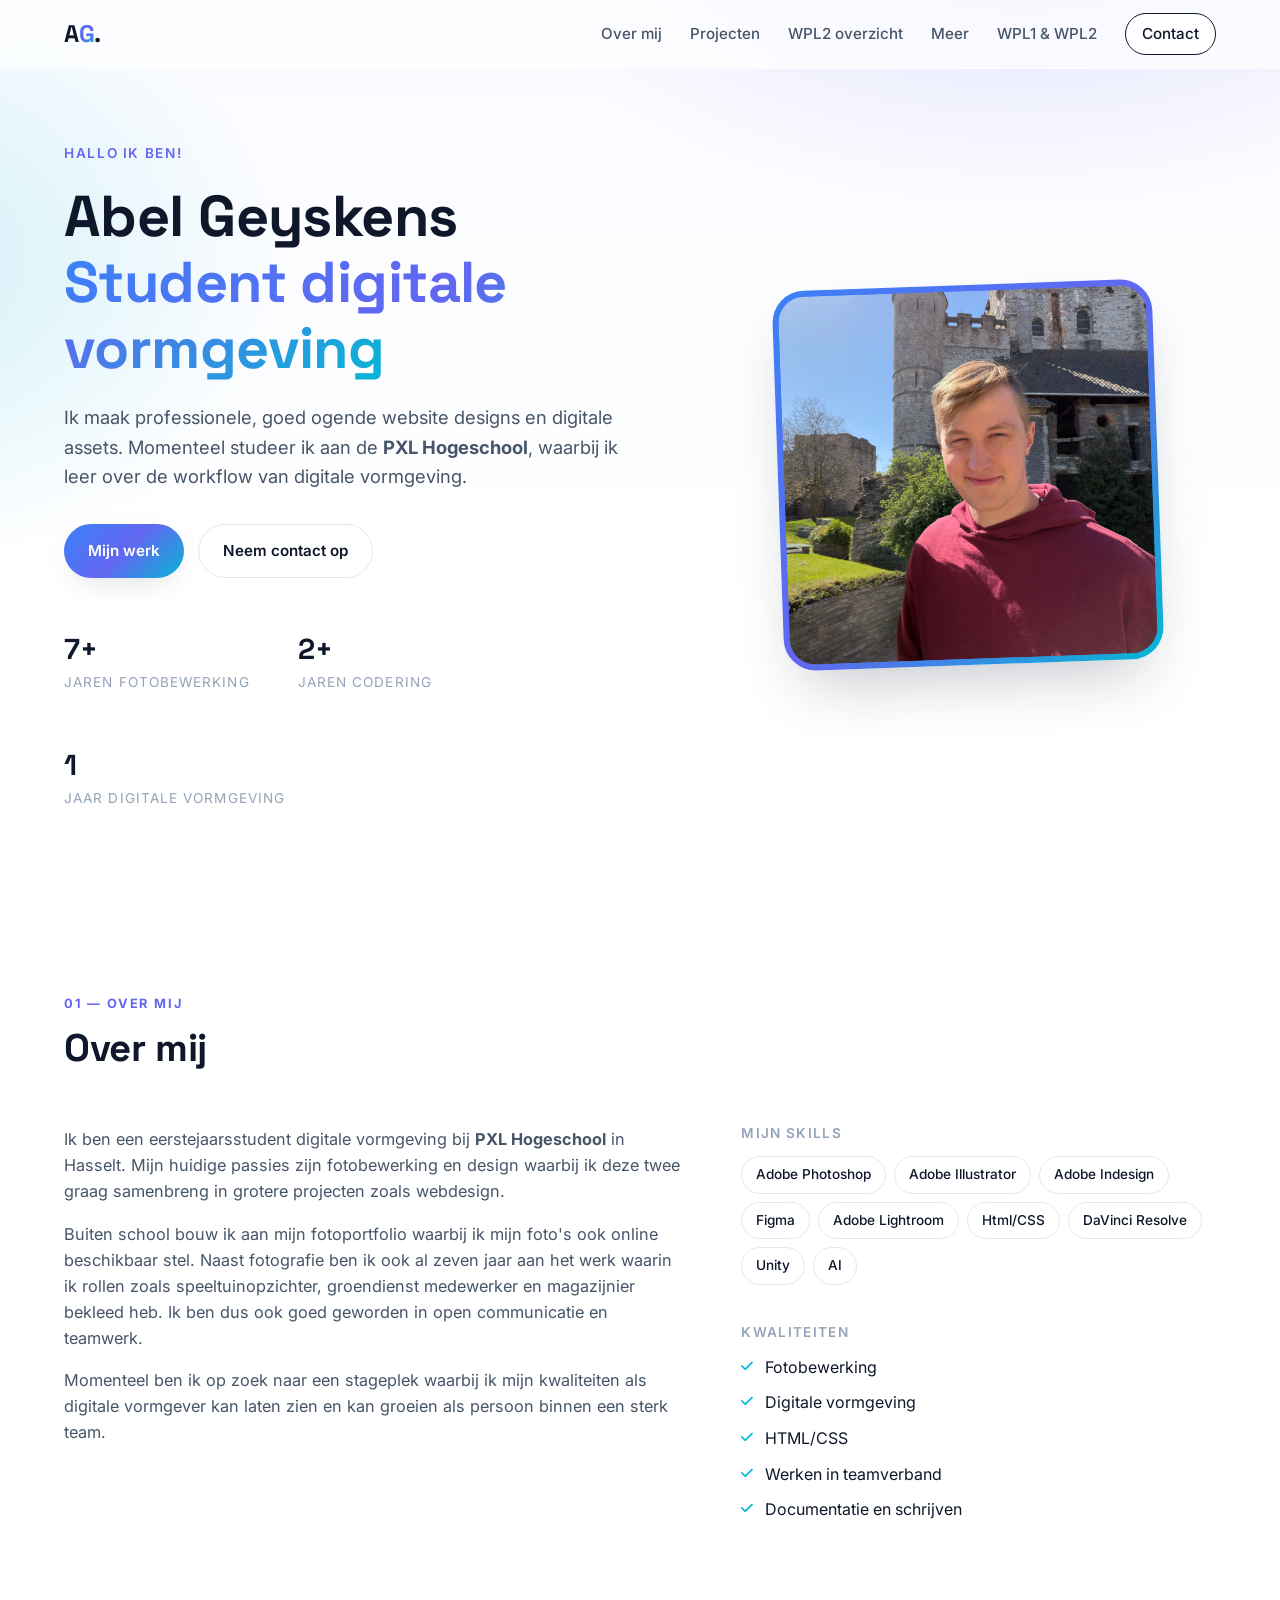
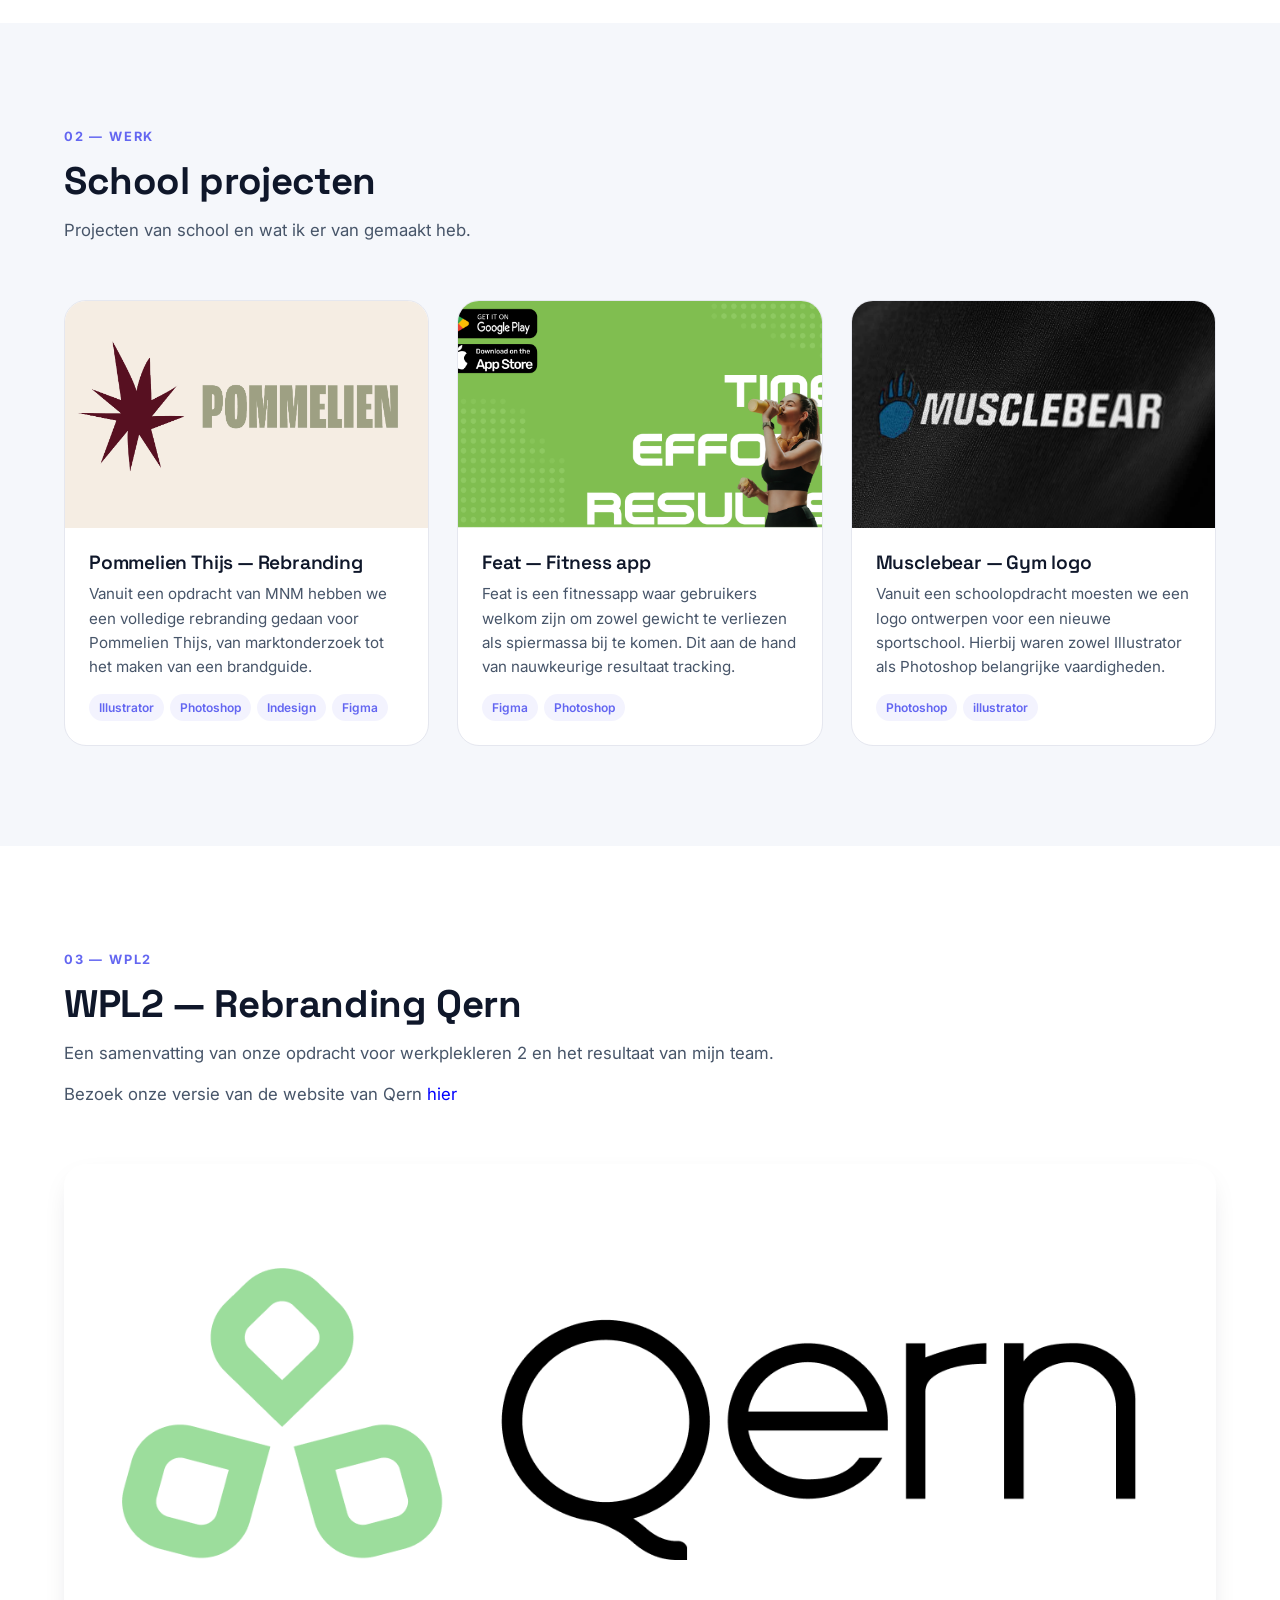
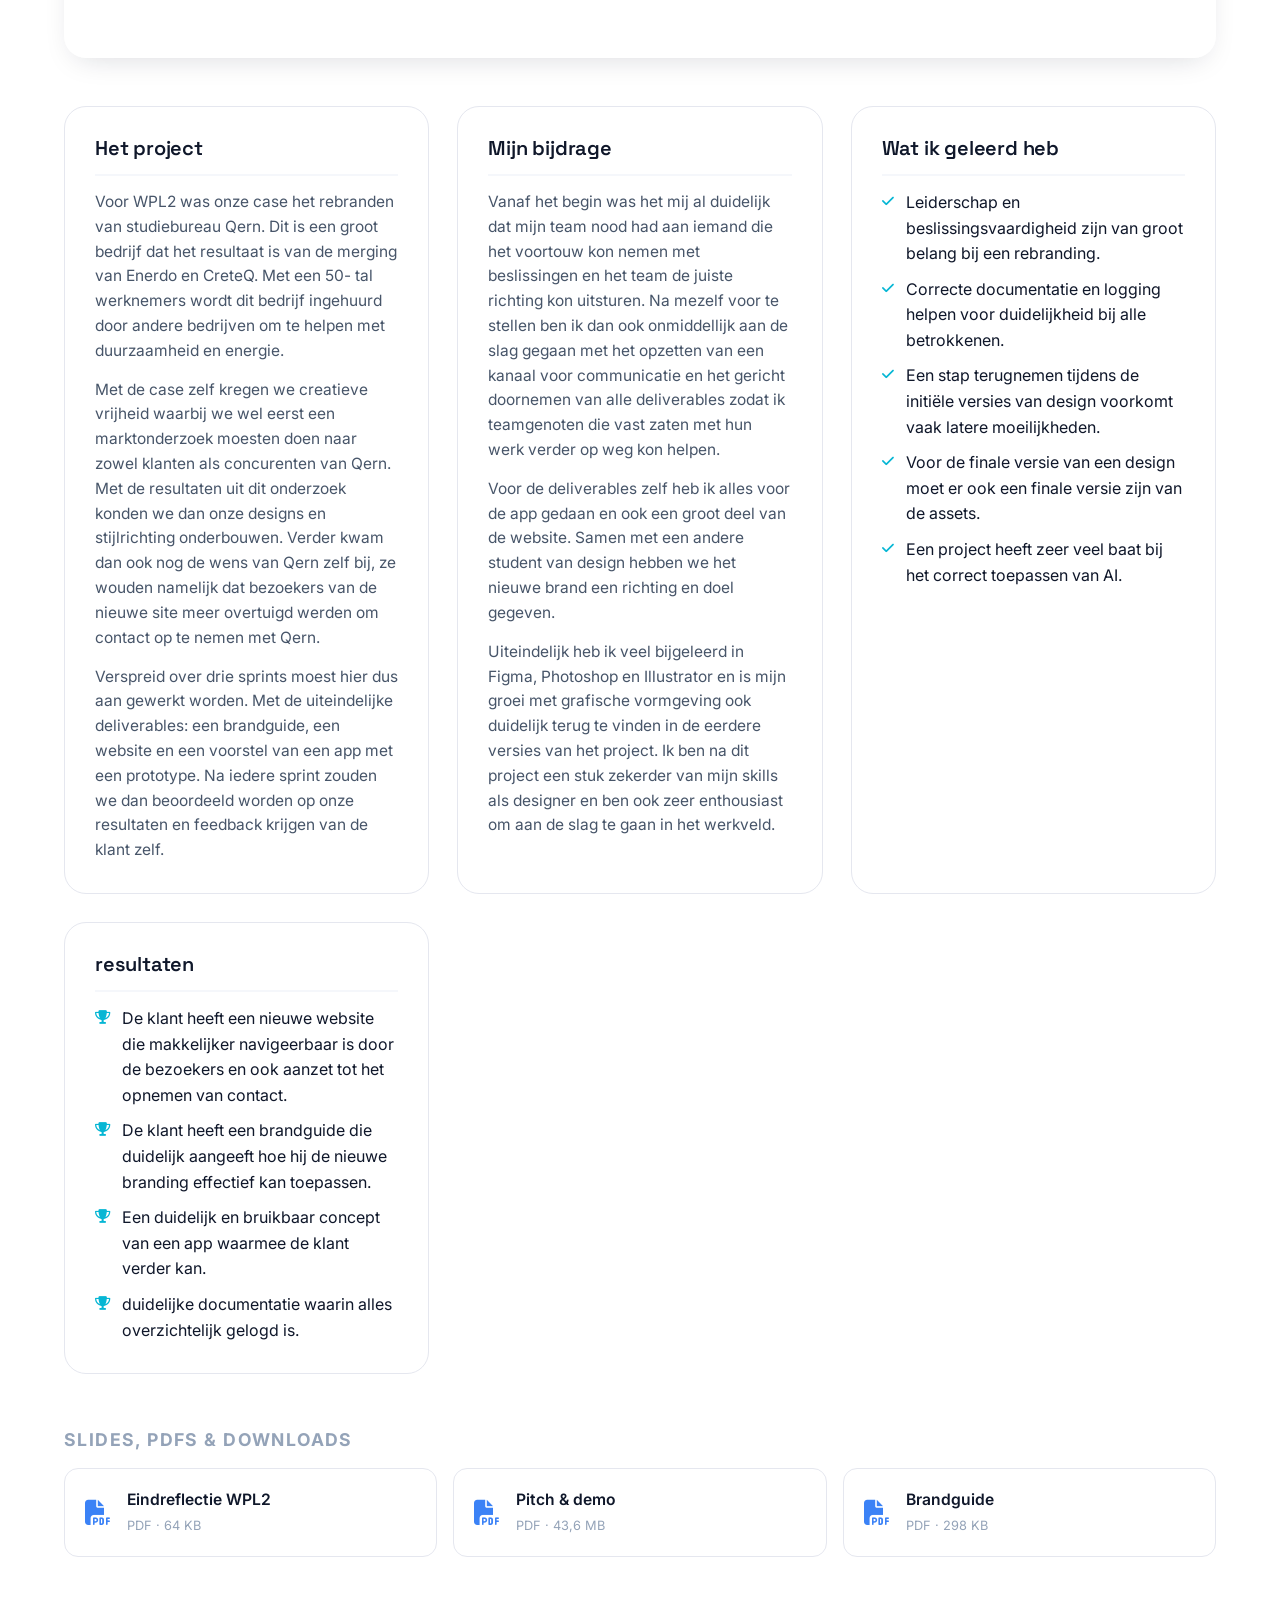
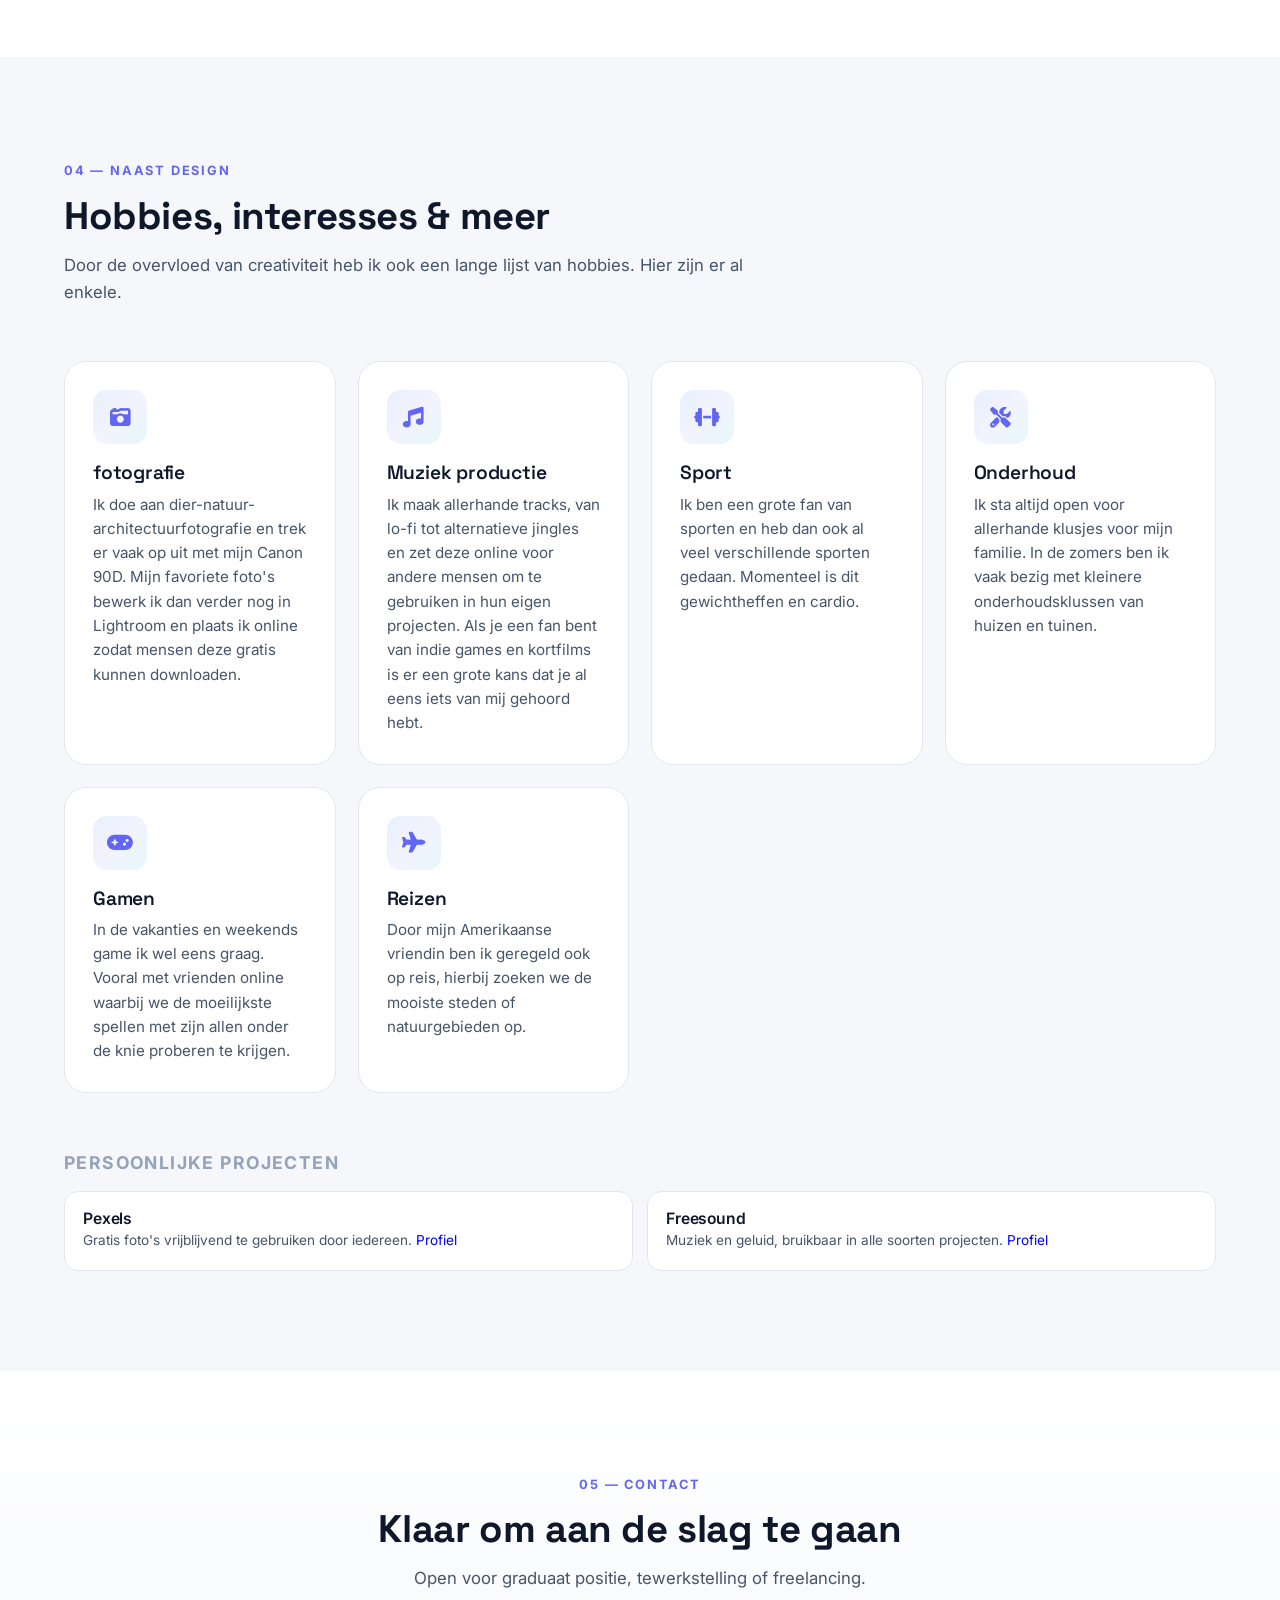
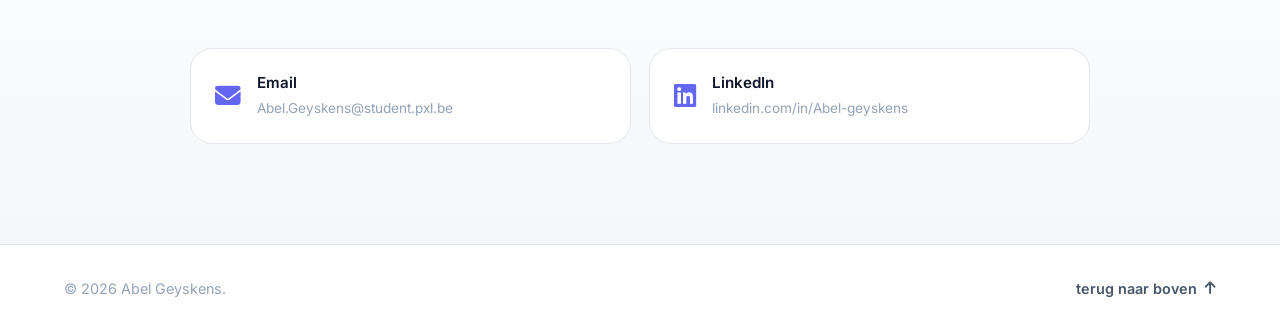
<file: index.html>
<!DOCTYPE html>
<html lang="en">
<head>
<meta charset="UTF-8" />
<meta name="viewport" content="width=device-width, initial-scale=1.0" />
<title>Abel Geyskens - Portfolio website</title>
<meta name="description" content="Persoonlijke portfolio van Abel Geyskens — Student digitale vormgeving op PXL. projecten, WPL1 & WPL2 deliverables, skills en interesses." />
<link rel="stylesheet" href="css/styles.css" />
<link rel="preconnect" href="https://fonts.googleapis.com">
<link rel="preconnect" href="https://fonts.gstatic.com" crossorigin>
<link href="https://fonts.googleapis.com/css2?family=Inter:wght@300;400;500;600;700;800&family=Space+Grotesk:wght@500;600;700&display=swap" rel="stylesheet">
<link rel="stylesheet" href="https://cdnjs.cloudflare.com/ajax/libs/font-awesome/6.5.0/css/all.min.css">
</head>
<body>

<header class="navbar" id="navbar">
  <div class="container nav-inner">
    <a href="#home" class="logo">A<span>G</span>.</a>
    <button class="nav-toggle" id="navToggle" aria-label="Toggle navigation"><i class="fa-solid fa-bars"></i></button>
    <nav class="nav-links" id="navLinks">
      <a href="#about">Over mij</a>
      <a href="#projects">Projecten</a>
      <a href="#wpl2">WPL2 overzicht</a>
      <a href="#free">Meer</a>
      <a href="wpl.html">WPL1 &amp; WPL2</a>
      <a href="#contact" class="btn-ghost">Contact</a>
    </nav>
  </div>
</header>

<!-- HERO -->
<section class="hero" id="home">
  <div class="hero-bg"></div>
  <div class="container hero-inner">
    <div class="hero-text">
      <span class="eyebrow">Hallo ik ben!</span>
      <h1>Abel Geyskens<br><span class="grad">Student digitale vormgeving</span></h1>
      <p class="lead">Ik maak professionele, goed ogende website designs en digitale assets. Momenteel studeer ik aan de <strong>PXL Hogeschool</strong>, waarbij ik leer over de workflow van digitale vormgeving.</p>
      <div class="hero-cta">
        <a href="#projects" class="btn btn-primary">Mijn werk</a>
        <a href="#contact" class="btn btn-ghost">Neem contact op</a>
      </div>
      <div class="hero-stats">
        <div><strong>7+</strong><span>Jaren fotobewerking</span></div>
        <div><strong>2+</strong><span>Jaren codering </span></div>
        <div><strong>1</strong><span>Jaar digitale vormgeving</span></div>
      </div>
    </div>
    <div class="hero-image">
      <div class="profile-frame">
        <img src="images/head2.png" alt="Foto Abel Geyskens" />
      </div>
    </div>
  </div>
</section>

<!-- ABOUT -->
<section class="section" id="about">
  <div class="container">
    <div class="section-head">
      <span class="kicker">01 — Over mij</span>
      <h2>Over mij</h2>
    </div>
    <div class="about-grid">
      <div class="about-text">
        <p>Ik ben een eerstejaarsstudent digitale vormgeving bij <strong>PXL Hogeschool</strong> in Hasselt. Mijn huidige passies zijn fotobewerking en design waarbij ik deze twee graag samenbreng in grotere projecten zoals webdesign.</p>
        <p>Buiten school bouw ik aan mijn fotoportfolio waarbij ik mijn foto's ook online beschikbaar stel. Naast fotografie ben ik ook al zeven jaar aan het werk waarin ik rollen zoals speeltuinopzichter, groendienst medewerker en magazijnier bekleed heb. Ik ben dus ook goed geworden in open communicatie en teamwerk.</p>
        <p>Momenteel ben ik op zoek naar een stageplek waarbij ik mijn kwaliteiten als digitale vormgever kan laten zien en kan groeien als persoon binnen een sterk team.</p>
      </div>
      <div class="skills">
        <h3>Mijn Skills</h3>
        <div class="chips">
          <span>Adobe Photoshop</span><span>Adobe Illustrator</span><span>Adobe Indesign</span><span>Figma</span><span>Adobe Lightroom</span>
          <span>Html/CSS</span><span>DaVinci Resolve</span><span>Unity</span><span>AI</span>
        </div>
        <h3>Kwaliteiten</h3>
        <ul class="check-list">
          <li><i class="fa-solid fa-check"></i> Fotobewerking</li>
          <li><i class="fa-solid fa-check"></i> Digitale vormgeving</li>
          <li><i class="fa-solid fa-check"></i> HTML/CSS</li>
          <li><i class="fa-solid fa-check"></i> Werken in teamverband</li>
          <li><i class="fa-solid fa-check"></i> Documentatie en schrijven</li>
        </ul>
      </div>
    </div>
  </div>
</section>

<!-- PROJECTS -->
<section class="section section-alt" id="projects">
  <div class="container">
    <div class="section-head">
      <span class="kicker">02 — Werk</span>
      <h2>School projecten</h2>
      <p class="sub">Projecten van school en wat ik er van gemaakt heb.</p>
    </div>
    <div class="projects-grid">
      <article class="project-card">
        <div class="project-img"><img src="images/project1.png" alt="Analytics Dashboard" loading="lazy"></div>
        <div class="project-body">
          <h3>Pommelien Thijs — Rebranding</h3>
          <p>Vanuit een opdracht van MNM hebben we een volledige rebranding gedaan voor Pommelien Thijs, van marktonderzoek tot het maken van een brandguide.</p>
          <div class="tech"><span>Illustrator</span><span>Photoshop</span><span>Indesign</span><span>Figma</span></div>
        </div>
      </article>
      <article class="project-card">
        <div class="project-img"><img src="images/project2.png" alt="E-commerce platform" loading="lazy"></div>
        <div class="project-body">
          <h3>Feat — Fitness app</h3>
          <p>Feat is een fitnessapp waar gebruikers welkom zijn om zowel gewicht te verliezen als spiermassa bij te komen. Dit aan de hand van nauwkeurige resultaat tracking.</p>
          <div class="tech"><span>Figma</span><span>Photoshop</span></div>
        </div>
      </article>
      <article class="project-card">
        <div class="project-img"><img src="images/project3.png" alt="Fitness tracking app" loading="lazy"></div>
        <div class="project-body">
          <h3>Musclebear — Gym logo</h3>
          <p>Vanuit een schoolopdracht moesten we een logo ontwerpen voor een nieuwe sportschool. Hierbij waren zowel Illustrator als Photoshop belangrijke vaardigheden.</p>
          <div class="tech"><span>Photoshop</span><span>illustrator</span></div>
        </div>
      </article>
    </div>
  </div>
</section>

<!-- WPL2 CASE STUDY -->
<section class="section" id="wpl2">
  <div class="container">
    <div class="section-head">
      <span class="kicker">03 — WPL2</span>
      <h2>WPL2 — Rebranding Qern</h2>
      <p class="sub">Een samenvatting van onze opdracht voor werkplekleren 2 en het resultaat van mijn team.</p>
      <p class="sub">
        Bezoek onze versie van de website van Qern
        <a href="https://group11projectqern.netlify.app/" target="_blank" rel="noopener noreferrer" style="color: blue;">
          hier
        </a>
      </p>
    </div>

    <div class="wpl2-cover">
      <img src="images/wpl2-cover.png" alt="Internship workplace" loading="lazy">
    </div>

    <div class="case-grid">
      <div class="case-block">
        <h3>Het project</h3>
        <p>Voor WPL2 was onze case het rebranden van studiebureau Qern. Dit is een groot bedrijf dat het resultaat is van de merging van Enerdo en CreteQ. Met een 50- tal werknemers wordt dit bedrijf ingehuurd door andere bedrijven om te helpen met duurzaamheid en energie.</p>
        <p>Met de case zelf kregen we creatieve vrijheid waarbij we wel eerst een marktonderzoek moesten doen naar zowel klanten als concurenten van Qern. Met de resultaten uit dit onderzoek konden we dan onze designs en stijlrichting onderbouwen. Verder kwam dan ook nog de wens van Qern zelf bij, ze wouden namelijk dat bezoekers van de nieuwe site meer overtuigd werden om contact op te nemen met Qern.</p>
        <p>Verspreid over drie sprints moest hier dus aan gewerkt worden. Met de uiteindelijke deliverables: een brandguide, een website en een voorstel van een app met een prototype. Na iedere sprint zouden we dan beoordeeld worden op onze resultaten en feedback krijgen van de klant zelf.</p>
      </div>

      <div class="case-block">
        <h3>Mijn bijdrage</h3>
        <p>Vanaf het begin was het mij al duidelijk dat mijn team nood had aan iemand die het voortouw kon nemen met beslissingen en het team de juiste richting kon uitsturen. Na mezelf voor te stellen ben ik dan ook onmiddellijk aan de slag gegaan met het opzetten van een kanaal voor communicatie en het gericht doornemen van alle deliverables zodat ik teamgenoten die vast zaten met hun werk verder op weg kon helpen.</p>
        <p>Voor de deliverables zelf heb ik alles voor de app gedaan en ook een groot deel van de website. Samen met een andere student van design hebben we het nieuwe brand een richting en doel gegeven.</p>
        <p>Uiteindelijk heb ik veel bijgeleerd in Figma, Photoshop en Illustrator en is mijn groei met grafische vormgeving ook duidelijk terug te vinden in de eerdere versies van het project. Ik ben na dit project een stuk zekerder van mijn skills als designer en ben ook zeer enthousiast om aan de slag te gaan in het werkveld.</p>
      </div>

      <div class="case-block">
        <h3>Wat ik geleerd heb</h3>
        <ul class="check-list">
          <li><i class="fa-solid fa-check"></i> Leiderschap en beslissingsvaardigheid zijn van groot belang bij een rebranding.</li>
          <li><i class="fa-solid fa-check"></i> Correcte documentatie en logging helpen voor duidelijkheid bij alle betrokkenen.</li>
          <li><i class="fa-solid fa-check"></i> Een stap terugnemen tijdens de initiële versies van design voorkomt vaak latere moeilijkheden.</li>
          <li><i class="fa-solid fa-check"></i> Voor de finale versie van een design moet er ook een finale versie zijn van de assets.</li>
          <li><i class="fa-solid fa-check"></i> Een project heeft zeer veel baat bij het correct toepassen van AI.</li>
        </ul>
      </div>

      <div class="case-block">
        <h3>resultaten</h3>
        <ul class="check-list">
          <li><i class="fa-solid fa-trophy"></i> De klant heeft een nieuwe website die makkelijker navigeerbaar is door de bezoekers en ook aanzet tot het opnemen van contact.</li>
          <li><i class="fa-solid fa-trophy"></i> De klant heeft een brandguide die duidelijk aangeeft hoe hij de nieuwe branding effectief kan toepassen.</li>
          <li><i class="fa-solid fa-trophy"></i> Een duidelijk en bruikbaar concept van een app waarmee de klant verder kan.</li>
          <li><i class="fa-solid fa-trophy"></i> duidelijke documentatie waarin alles overzichtelijk gelogd is.</li>
        </ul>
      </div>
    </div>

    <div class="deliverables">
      <h3>Slides, PDFs &amp; downloads</h3>
      <div class="download-grid">
        <a class="dl-card" href="downloads/wpl2-reflection.pdf" download>
          <i class="fa-solid fa-file-pdf"></i>
          <span><strong>Eindreflectie WPL2</strong><small>PDF · 64 KB</small></span>
        </a>
        <a class="dl-card" href="downloads/wpl2-presentation.pdf" download>
          <i class="fa-solid fa-file-pdf"></i>
          <span><strong>Pitch & demo</strong><small>PDF · 43,6 MB</small></span>
        </a>
        <a class="dl-card" href="downloads/Brandbook.pdf" download>
          <i class="fa-solid fa-file-pdf"></i>
          <span><strong>Brandguide</strong><small>PDF · 298 KB</small></span>
        </a>
      </div>
    </div>
  </div>
</section>

<!-- FREE SECTION -->
<section class="section section-alt" id="free">
  <div class="container">
    <div class="section-head">
      <span class="kicker">04 — naast design</span>
      <h2>Hobbies, interesses & meer</h2>
      <p class="sub">Door de overvloed van creativiteit heb ik ook een lange lijst van hobbies. Hier zijn er al enkele.</p>
    </div>

    <div class="free-grid">
      <div class="free-card">
        <div class="free-icon"><i class="fa-solid fa-camera-retro"></i></div>
        <h3>fotografie</h3>
        <p>Ik doe aan dier-natuur-architectuurfotografie en trek er vaak op uit met mijn Canon 90D. Mijn favoriete foto's bewerk ik dan verder nog in Lightroom en plaats ik online zodat mensen deze gratis kunnen downloaden.</p>
      </div>
      <div class="free-card">
        <div class="free-icon"><i class="fa-solid fa-music"></i></div>
        <h3>Muziek productie</h3>
        <p>Ik maak allerhande tracks, van lo-fi tot alternatieve jingles en zet deze online voor andere mensen om te gebruiken in hun eigen projecten. Als je een fan bent van indie games en kortfilms is er een grote kans dat je al eens iets van mij gehoord hebt.</p>
      </div>
      <div class="free-card">
        <div class="free-icon"><i class="fa-solid fa-dumbbell"></i></div>
        <h3>Sport</h3>
        <p>Ik ben een grote fan van sporten en heb dan ook al veel verschillende sporten gedaan. Momenteel is dit gewichtheffen en cardio.</p>
      </div>
      <div class="free-card">
        <div class="free-icon"><i class="fa-solid fa-screwdriver-wrench"></i></div>
        <h3>Onderhoud</h3>
        <p>Ik sta altijd open voor allerhande klusjes voor mijn familie. In de zomers ben ik vaak bezig met kleinere onderhoudsklussen van huizen en tuinen.</p>
      </div>
      <div class="free-card">
        <div class="free-icon"><i class="fa-solid fa-gamepad"></i></div>
        <h3>Gamen</h3>
        <p>In de vakanties en weekends game ik wel eens graag. Vooral met vrienden online waarbij we de moeilijkste spellen met zijn allen onder de knie proberen te krijgen.</p>
      </div>
      <div class="free-card">
        <div class="free-icon"><i class="fa-solid fa-plane"></i></div>
        <h3>Reizen</h3>
        <p>Door mijn Amerikaanse vriendin ben ik geregeld ook op reis, hierbij zoeken we de mooiste steden of natuurgebieden op.</p>
      </div>
    </div>

    <div class="extra-projects">
      <h3>Persoonlijke projecten</h3>
      <div class="mini-projects">
        <div class="mini-card">
          <div>
            <h4>Pexels</h4>
            <p>
              Gratis foto's vrijblijvend te gebruiken door iedereen.
              <a href="https://www.pexels.com/nl-nl/@zhro-164968584/highlights/" target="_blank" rel="noopener noreferrer" style="color: blue;">
                Profiel
              </a>
            </p>
          </div>
        </div>
        <div class="mini-projects">
          <div class="mini-card">
            <div>
              <h4>Freesound</h4>
              <p>
                Muziek en geluid, bruikbaar in alle soorten projecten.
                <a href="https://freesound.org/people/ZHR%C3%98/" target="_blank" rel="noopener noreferrer" style="color: blue;">
                  Profiel
                </a>
              </p>
            </div>
          </div>
        </div>
      </div>
    </div>
  </div>
</section>

<!-- CONTACT -->
<section class="section contact" id="contact">
  <div class="container">
    <div class="section-head center">
      <span class="kicker">05 — Contact</span>
      <h2>Klaar om aan de slag te gaan</h2>
      <p class="sub">Open voor graduaat positie, tewerkstelling of freelancing.</p>
    </div>
    <div class="contact-grid">
      <a href="mailto:abel.geyskens@student.pxl.be" class="contact-card">
        <i class="fa-solid fa-envelope"></i>
        <div><strong>Email</strong><span>Abel.Geyskens@student.pxl.be</span></div>
      </a>
      <a href="https://www.linkedin.com/in/abel-geyskens-a76832412/" target="_blank" rel="noopener" class="contact-card">
        <i class="fa-brands fa-linkedin"></i>
        <div><strong>LinkedIn</strong><span>linkedin.com/in/Abel-geyskens</span></div>
      </a>
    </div>
  </div>
</section>

<footer class="footer">
  <div class="container footer-inner">
    <p>© <span id="year"></span> Abel Geyskens.</p>
    <a href="#home" class="back-top">terug naar boven<i class="fa-solid fa-arrow-up"></i></a>
  </div>
</footer>

<script src="js/main.js"></script>
</body>
</html>
</file>
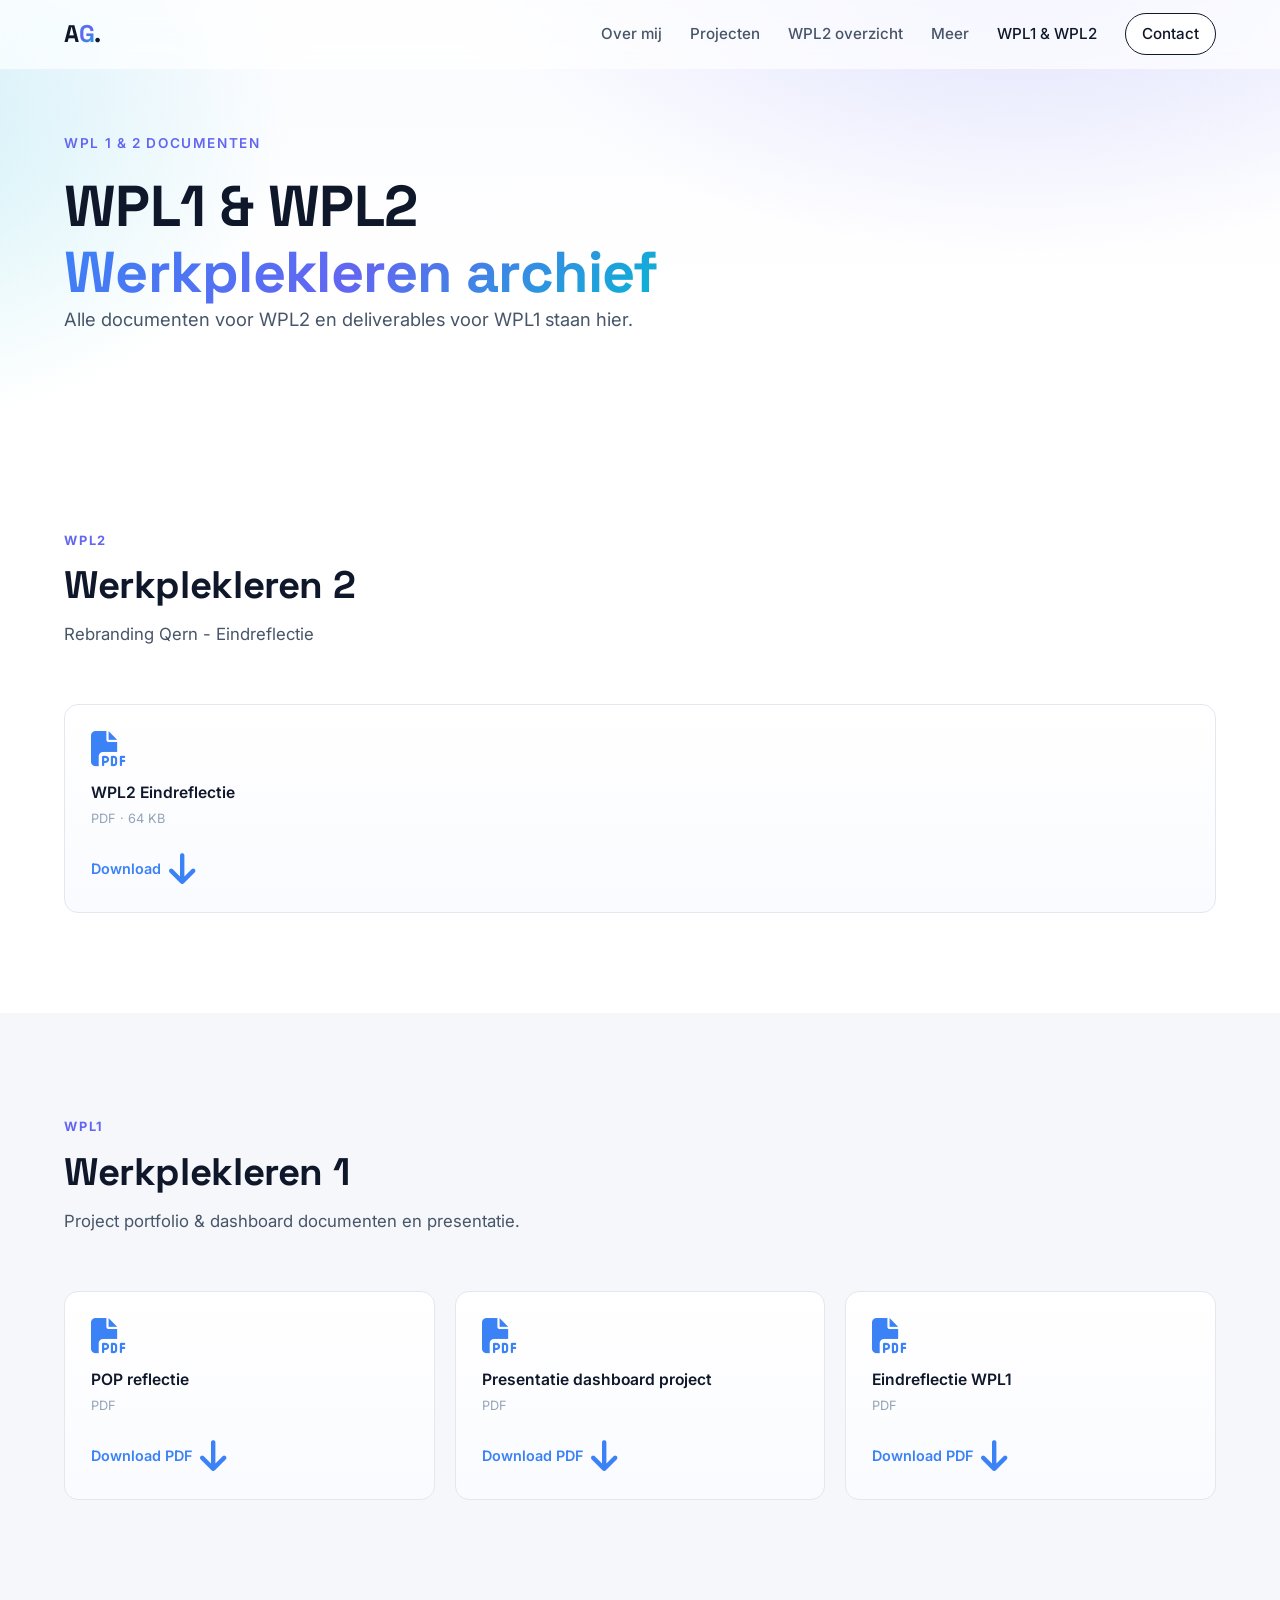
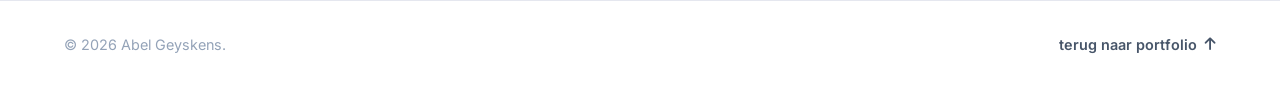
<file: wpl.html>
<!DOCTYPE html>
<html lang="en">
<head>
<meta charset="UTF-8" />
<meta name="viewport" content="width=device-width, initial-scale=1.0" />
<title>WPL1 &amp; WPL2 documenten - Abel Geyskens</title>
<meta name="description" content="Academic deliverables for PXL work placements: WPL1 assignments and WPL2 final reflection." />
<link rel="stylesheet" href="css/styles.css" />
<link href="https://fonts.googleapis.com/css2?family=Inter:wght@300;400;500;600;700;800&family=Space+Grotesk:wght@500;600;700&display=swap" rel="stylesheet">
<link rel="stylesheet" href="https://cdnjs.cloudflare.com/ajax/libs/font-awesome/6.5.0/css/all.min.css">
</head>
<body class="wpl-page">

<header class="navbar" id="navbar">
  <div class="container nav-inner">
    <a href="index.html#home" class="logo">A<span>G</span>.</a>
    <button class="nav-toggle" id="navToggle" aria-label="Toggle navigation"><i class="fa-solid fa-bars"></i></button>
    <nav class="nav-links" id="navLinks">
      <a href="index.html#about">Over mij</a>
      <a href="index.html#projects">Projecten</a>
      <a href="index.html#wpl2">WPL2 overzicht</a>
      <a href="index.html#free">Meer</a>
      <a href="wpl.html" class="active">WPL1 &amp; WPL2</a>
      <a href="index.html#contact" class="btn-ghost">Contact</a>
    </nav>
  </div>
</header>

<section class="hero hero-sub">
  <div class="hero-bg"></div>
  <div class="container">
    <span class="eyebrow">WPL 1 & 2 documenten</span>
    <h1>WPL1 &amp; WPL2<br><span class="grad">Werkplekleren archief</span></h1>
    <p class="lead">Alle documenten voor WPL2 en deliverables voor WPL1 staan hier.</p>
  </div>
</section>

<section class="section">
  <div class="container">
    <div class="section-head">
      <span class="kicker">WPL2</span>
      <h2>Werkplekleren 2</h2>
      <p class="sub">Rebranding Qern - Eindreflectie</p>
    </div>
    <div class="download-grid wide">
      <a class="dl-card large" href="downloads/wpl2-reflection.pdf" download>
        <i class="fa-solid fa-file-pdf"></i>
        <span><strong>WPL2 Eindreflectie</strong><small>PDF · 64 KB</small></span>
        <span class="dl-cta">Download <i class="fa-solid fa-arrow-down"></i></span>
      </a>
    </div>
  </div>
</section>

<section class="section section-alt">
  <div class="container">
    <div class="section-head">
      <span class="kicker">WPL1</span>
      <h2>Werkplekleren 1</h2>
      <p class="sub">Project portfolio & dashboard documenten en presentatie.</p>
    </div>
    <div class="download-grid wide">
      <a class="dl-card large" href="downloads/Geyskens_Abel_POP_reflectie.pdf" download>
        <i class="fa-solid fa-file-pdf"></i>
        <span><strong>POP reflectie</strong><small>PDF</small></span>
        <span class="dl-cta">Download PDF <i class="fa-solid fa-arrow-down"></i></span>
      </a>
      <a class="dl-card large" href="downloads/Presentatie%20dashboard%20project%20-%20Abel%20Geyskens.pdf" download>
        <i class="fa-solid fa-file-pdf"></i>
        <span><strong>Presentatie dashboard project</strong><small>PDF</small></span>
        <span class="dl-cta">Download PDF<i class="fa-solid fa-arrow-down"></i></span>
      </a>
      <a class="dl-card large" href="downloads/Reflectie%20WPL1%20Abel%20Geyskens%20(2).pdf" download>
        <i class="fa-solid fa-file-pdf"></i>
        <span><strong>Eindreflectie WPL1</strong><small>PDF</small></span>
        <span class="dl-cta">Download PDF<i class="fa-solid fa-arrow-down"></i></span>
      </a>
    </div>
  </div>
</section>

<footer class="footer">
  <div class="container footer-inner">
    <p>© <span id="year"></span> Abel Geyskens.</p>
    <a href="index.html#home" class="back-top">terug naar portfolio <i class="fa-solid fa-arrow-up"></i></a>
  </div>
</footer>

<script src="js/main.js"></script>
</body>
</html>
</file>
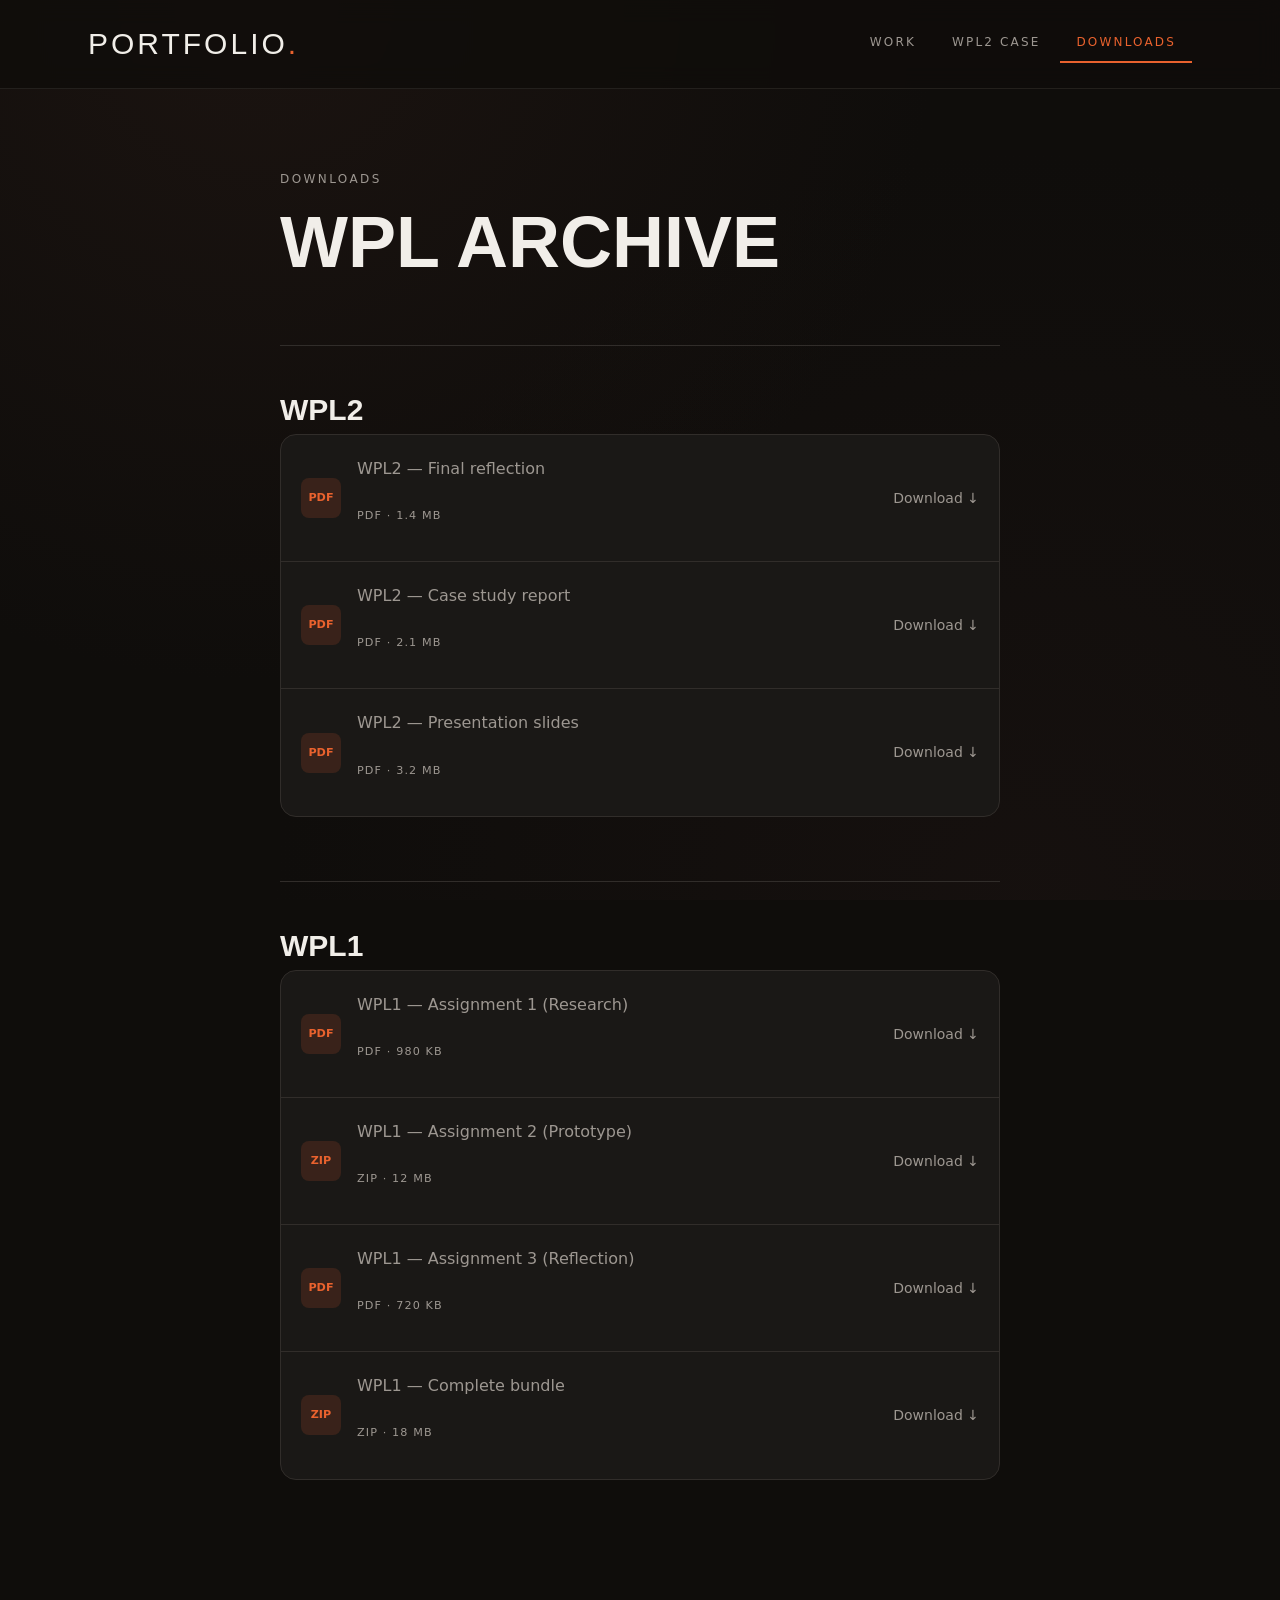
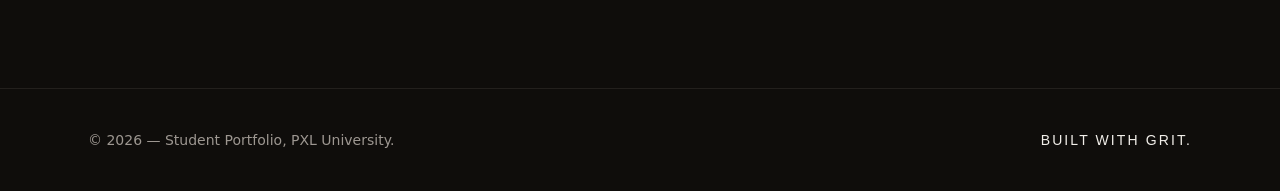
<file: portofolio/wpl.html>
<!doctype html>
<html lang="en">
<head>
<meta charset="utf-8">
<meta name="viewport" content="width=device-width,initial-scale=1">
<title>WPL1 & WPL2 Downloads — Portfolio</title>
<meta name="description" content="Downloadable deliverables for Work Placement 1 and 2.">
<link rel="stylesheet" href="styles.css">
</head>
<body>
<header class="nav" id="nav"></header>
<main id="root"></main>
<footer class="footer" id="footer"></footer>
<script>window.PAGE = "wpl";</script>
<script src="app.js"></script>
</body>
</html>
</file>
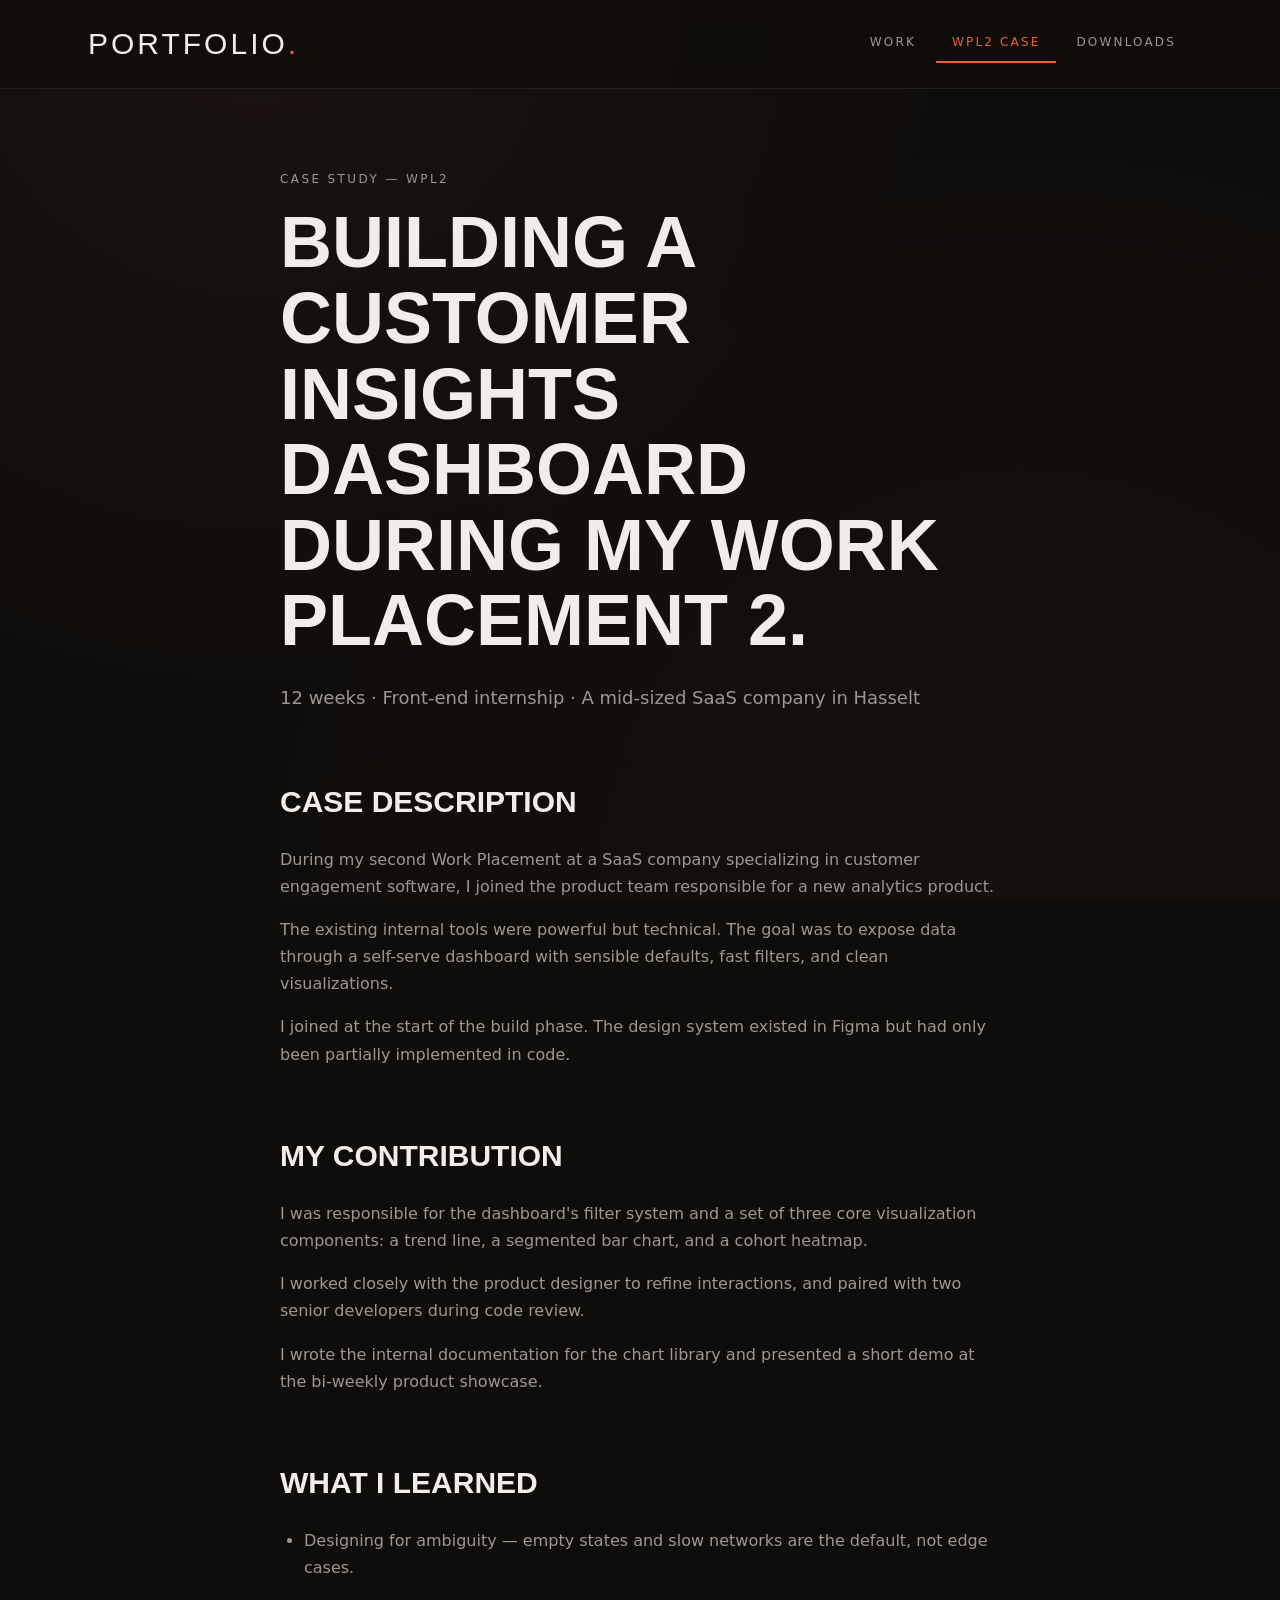
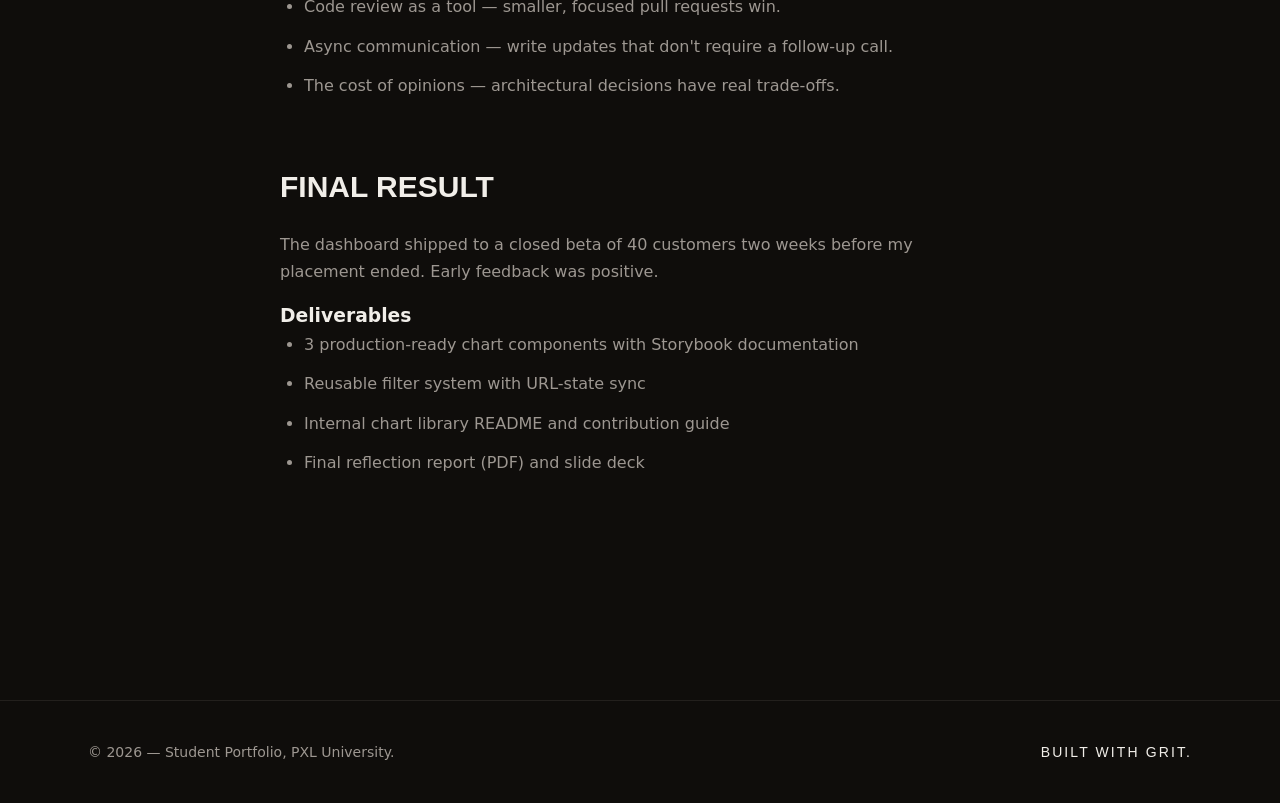
<file: portofolio/wpl2.html>
<!doctype html>
<html lang="en">
<head>
<meta charset="utf-8">
<meta name="viewport" content="width=device-width,initial-scale=1">
<title>WPL2 Case Study — Portfolio</title>
<meta name="description" content="Work Placement 2 case study: context, contribution, learnings, and final results.">
<link rel="stylesheet" href="styles.css">
</head>
<body>
<header class="nav" id="nav"></header>
<main id="root"></main>
<footer class="footer" id="footer"></footer>
<script>window.PAGE = "wpl2";</script>
<script src="app.js"></script>
</body>
</html>
</file>
<file: css/styles.css>
/* ---------- Tokens ---------- */
:root{
  --bg:#0b1020;
  --bg-2:#11172e;
  --surface:#ffffff;
  --surface-alt:#f5f7fb;
  --text:#0f172a;
  --text-soft:#475569;
  --muted:#94a3b8;
  --border:#e5e7ef;
  --primary:#3b82f6;
  --primary-2:#6366f1;
  --accent:#06b6d4;
  --coral:#f97066;
  --radius:14px;
  --radius-lg:22px;
  --shadow-sm:0 1px 2px rgba(15,23,42,.06), 0 2px 6px rgba(15,23,42,.04);
  --shadow:0 10px 30px -12px rgba(15,23,42,.18);
  --shadow-lg:0 30px 60px -20px rgba(15,23,42,.25);
  --grad:linear-gradient(135deg,#3b82f6 0%,#6366f1 50%,#06b6d4 100%);
  --grad-soft:linear-gradient(135deg, rgba(59,130,246,.12), rgba(99,102,241,.08), rgba(6,182,212,.10));
  --max:1200px;
  --ease:cubic-bezier(.4,.0,.2,1);
}

*{box-sizing:border-box;margin:0;padding:0}
html{scroll-behavior:smooth}
body{
  font-family:'Inter',system-ui,-apple-system,Segoe UI,Roboto,sans-serif;
  color:var(--text);
  background:var(--surface);
  line-height:1.6;
  -webkit-font-smoothing:antialiased;
  text-rendering:optimizeLegibility;
}
img{max-width:100%;display:block}
a{color:inherit;text-decoration:none;transition:color .2s var(--ease)}
button{font:inherit;cursor:pointer;border:0;background:none;color:inherit}
.container{width:100%;max-width:var(--max);margin:0 auto;padding:0 24px}

h1,h2,h3,h4{font-family:'Space Grotesk',Inter,sans-serif;line-height:1.15;letter-spacing:-0.01em;color:var(--text)}
h1{font-size:clamp(2.2rem,5vw,3.6rem);font-weight:700}
h2{font-size:clamp(1.7rem,3.2vw,2.4rem);font-weight:700}
h3{font-size:1.2rem;font-weight:600}
p{color:var(--text-soft)}
.grad{background:var(--grad);-webkit-background-clip:text;background-clip:text;color:transparent}

/* ---------- Navbar ---------- */
.navbar{
  position:fixed;top:0;left:0;right:0;z-index:50;
  backdrop-filter:saturate(140%) blur(14px);
  -webkit-backdrop-filter:saturate(140%) blur(14px);
  background:rgba(255,255,255,.7);
  border-bottom:1px solid transparent;
  transition:background .3s var(--ease), border-color .3s var(--ease), box-shadow .3s var(--ease);
}
.navbar.scrolled{background:rgba(255,255,255,.92);border-bottom-color:var(--border);box-shadow:var(--shadow-sm)}
.nav-inner{display:flex;align-items:center;justify-content:space-between;height:68px}
.logo{font-family:'Space Grotesk';font-weight:700;font-size:1.5rem;letter-spacing:-.02em}
.logo span{background:var(--grad);-webkit-background-clip:text;background-clip:text;color:transparent}
.nav-links{display:flex;align-items:center;gap:28px}
.nav-links a{font-weight:500;font-size:.95rem;color:var(--text-soft);position:relative}
.nav-links a:hover{color:var(--text)}
.nav-links a.active{color:var(--text)}
.nav-links a.btn-ghost{
  padding:8px 16px;border:1.5px solid var(--text);border-radius:999px;color:var(--text);
  transition:all .2s var(--ease)
}
.nav-links a.btn-ghost:hover{background:var(--text);color:#fff}
.nav-toggle{display:none;font-size:1.3rem;padding:8px}

/* ---------- Buttons ---------- */
.btn{display:inline-flex;align-items:center;gap:10px;padding:14px 24px;border-radius:999px;font-weight:600;font-size:.95rem;transition:transform .2s var(--ease), box-shadow .2s var(--ease), background .2s var(--ease)}
.btn i{transition:transform .2s var(--ease)}
.btn-primary{background:var(--grad);color:#fff;box-shadow:var(--shadow)}
.btn-primary:hover{transform:translateY(-2px);box-shadow:var(--shadow-lg)}
.btn-primary:hover i{transform:translateX(4px)}
.btn-ghost{border:1.5px solid var(--border);background:#fff;color:var(--text)}
.btn-ghost:hover{border-color:var(--text);transform:translateY(-2px)}

/* ---------- Hero ---------- */
.hero{position:relative;padding:140px 0 80px;overflow:hidden}
.hero-bg{
  position:absolute;inset:0;z-index:-1;
  background:
    radial-gradient(900px 500px at 80% -10%, rgba(99,102,241,.18), transparent 60%),
    radial-gradient(700px 500px at -10% 30%, rgba(6,182,212,.18), transparent 60%),
    linear-gradient(180deg,#fafbff 0%, #fff 70%);
}
.hero-inner{display:grid;grid-template-columns:1.2fr 1fr;gap:60px;align-items:center}
.eyebrow{display:inline-block;font-size:.85rem;font-weight:600;letter-spacing:.12em;text-transform:uppercase;color:var(--primary-2);margin-bottom:18px}
.hero-text h1{margin-bottom:22px}
.lead{font-size:1.15rem;color:var(--text-soft);max-width:560px;margin-bottom:32px}
.hero-cta{display:flex;gap:14px;flex-wrap:wrap;margin-bottom:48px}
.hero-stats{display:flex;gap:48px;flex-wrap:wrap}
.hero-stats div{display:flex;flex-direction:column}
.hero-stats strong{font-family:'Space Grotesk';font-size:1.8rem;color:var(--text)}
.hero-stats span{font-size:.85rem;color:var(--muted);text-transform:uppercase;letter-spacing:.08em}

.hero-image{display:flex;justify-content:center}
.profile-frame{
  position:relative;width:min(380px,90%);aspect-ratio:1;border-radius:32px;overflow:hidden;
  background:var(--grad);padding:6px;box-shadow:var(--shadow-lg);
  transform:rotate(-2deg); transition:transform .5s var(--ease);
}
.profile-frame:hover{transform:rotate(0deg) scale(1.02)}
.profile-frame img{width:100%;height:100%;object-fit:cover;border-radius:26px}

.hero-sub{padding:130px 0 60px}
.hero-sub .lead{max-width:720px}

/* ---------- Sections ---------- */
.section{padding:100px 0;position:relative}
.section-alt{background:var(--surface-alt)}
.section-head{margin-bottom:56px;max-width:720px}
.section-head.center{margin-left:auto;margin-right:auto;text-align:center}
.kicker{display:inline-block;font-size:.8rem;font-weight:700;letter-spacing:.14em;text-transform:uppercase;color:var(--primary-2);margin-bottom:12px}
.sub{margin-top:14px;color:var(--text-soft);font-size:1.05rem}

/* ---------- About ---------- */
.about-grid{display:grid;grid-template-columns:1.3fr 1fr;gap:60px;align-items:start}
.about-text p{margin-bottom:16px;font-size:1.02rem}
.skills h3{margin:0 0 14px; font-family:'Inter';font-size:.85rem;text-transform:uppercase;letter-spacing:.1em;color:var(--muted)}
.chips{
  margin-bottom: 40px;
}
.chips{display:flex;flex-wrap:wrap;gap:8px}
.chips span{
  padding:7px 14px;border-radius:999px;background:#fff;border:1px solid var(--border);
  font-size:.85rem;font-weight:500;color:var(--text);transition:all .2s var(--ease);
}
.chips span:hover{border-color:var(--primary);color:var(--primary);transform:translateY(-2px)}
.check-list{list-style:none;display:flex;flex-direction:column;gap:10px}
.check-list li{display:flex;align-items:flex-start;gap:12px;color:var(--text)}
.check-list li i{color:var(--accent);margin-top:5px;font-size:.85rem}

/* ---------- Projects ---------- */
.projects-grid{display:grid;grid-template-columns:repeat(auto-fit,minmax(300px,1fr));gap:28px}
.project-card{
  background:#fff;border:1px solid var(--border);border-radius:var(--radius-lg);
  overflow:hidden;transition:transform .3s var(--ease), box-shadow .3s var(--ease), border-color .3s var(--ease);
  display:flex;flex-direction:column;
}
.project-card:hover{transform:translateY(-6px);box-shadow:var(--shadow-lg);border-color:transparent}
.project-img{aspect-ratio:16/10;overflow:hidden;background:var(--surface-alt)}
.project-img img{width:100%;height:100%;object-fit:cover;transition:transform .6s var(--ease)}
.project-card:hover .project-img img{transform:scale(1.06)}
.project-body{padding:24px}
.project-body h3{margin-bottom:8px}
.project-body p{font-size:.95rem;margin-bottom:14px}
.tech{display:flex;flex-wrap:wrap;gap:6px}
.tech span{font-size:.75rem;font-weight:600;color:var(--primary-2);background:rgba(99,102,241,.08);padding:4px 10px;border-radius:999px}

/* ---------- WPL2 Case ---------- */
.wpl2-cover{border-radius:var(--radius-lg);overflow:hidden;margin-bottom:48px;box-shadow:var(--shadow)}
.wpl2-cover img{width:100%;aspect-ratio:21/9;object-fit:cover}
.case-grid{display:grid;grid-template-columns:repeat(auto-fit,minmax(320px,1fr));gap:28px}
.case-block{
  background:#fff;border:1px solid var(--border);border-radius:var(--radius-lg);
  padding:30px;
}
.case-block h3{font-size:1.25rem;margin-bottom:14px;padding-bottom:14px;border-bottom:2px solid var(--surface-alt)}
.case-block p{margin-bottom:14px;font-size:.97rem}
.case-block p:last-child{margin-bottom:0}

.deliverables{margin-top:56px}
.deliverables>h3{font-size:1.1rem;margin-bottom:18px;text-transform:uppercase;letter-spacing:.08em;color:var(--muted);font-family:'Inter';font-weight:700}
.download-grid{display:grid;grid-template-columns:repeat(auto-fit,minmax(240px,1fr));gap:16px}
.download-grid.wide{grid-template-columns:repeat(auto-fit,minmax(280px,1fr));gap:20px}
.dl-card{
  display:flex;align-items:center;gap:16px;
  background:#fff;border:1px solid var(--border);border-radius:var(--radius);
  padding:18px 20px; transition:all .2s var(--ease)
}
.dl-card i{font-size:1.6rem;color:var(--primary)}
.dl-card strong{display:block;font-weight:600;color:var(--text);font-size:.98rem}
.dl-card small{color:var(--muted);font-size:.8rem}
.dl-card:hover{transform:translateY(-3px);box-shadow:var(--shadow);border-color:var(--primary)}
.dl-card.large{flex-direction:column;align-items:flex-start;padding:26px;gap:14px;background:linear-gradient(180deg,#fff,#fafbff)}
.dl-card.large i{font-size:2.2rem}
.dl-card.large .dl-cta{margin-top:6px;font-weight:600;color:var(--primary);font-size:.9rem;display:inline-flex;align-items:center;gap:8px}

.note{margin-top:32px;display:flex;align-items:flex-start;gap:14px;padding:18px 22px;background:rgba(6,182,212,.08);border-left:3px solid var(--accent);border-radius:10px}
.note i{color:var(--accent);font-size:1.1rem;margin-top:3px}
.note code{background:rgba(15,23,42,.08);padding:2px 6px;border-radius:4px;font-size:.85em}

/* ---------- Free section ---------- */
.free-grid{display:grid;grid-template-columns:repeat(auto-fit,minmax(260px,1fr));gap:22px;margin-bottom:60px}
.free-card{
  background:#fff;border:1px solid var(--border);border-radius:var(--radius-lg);padding:28px;
  transition:transform .3s var(--ease), box-shadow .3s var(--ease)
}
.free-card:hover{transform:translateY(-4px);box-shadow:var(--shadow)}
.free-icon{
  width:54px;height:54px;border-radius:14px;display:flex;align-items:center;justify-content:center;
  background:var(--grad-soft);color:var(--primary-2);font-size:1.3rem;margin-bottom:18px;
}
.free-card h3{margin-bottom:8px}
.free-card p{font-size:.95rem}

.extra-projects h3{font-size:1.1rem;margin-bottom:18px;text-transform:uppercase;letter-spacing:.08em;color:var(--muted);font-family:'Inter';font-weight:700}
.mini-projects{display:grid;grid-template-columns:repeat(auto-fit,minmax(240px,1fr));gap:14px}
.mini-card{
  display:flex;align-items:flex-start;gap:14px;padding:18px;border-radius:var(--radius);
  background:#fff;border:1px solid var(--border);transition:all .2s var(--ease)
}
.mini-card:hover{border-color:var(--primary);transform:translateY(-2px)}
.mini-card i{font-size:1.4rem;color:var(--coral);margin-top:3px}
.mini-card h4{font-family:'Inter';font-size:.98rem;font-weight:600;margin-bottom:2px}
.mini-card p{font-size:.85rem;color:var(--text-soft)}

/* ---------- Contact ---------- */
.contact{background:linear-gradient(180deg,#fff 0%, #f5f7fb 100%)}
.contact-grid{display:grid;grid-template-columns:repeat(auto-fit,minmax(240px,1fr));gap:18px;max-width:900px;margin:0 auto}
.contact-card{
  display:flex;align-items:center;gap:16px;padding:22px 24px;
  background:#fff;border:1px solid var(--border);border-radius:var(--radius-lg);
  transition:all .25s var(--ease)
}
.contact-card i{font-size:1.6rem;color:var(--primary-2)}
.contact-card strong{display:block;font-size:.95rem;font-weight:600}
.contact-card span{font-size:.85rem;color:var(--muted)}
.contact-card:hover{transform:translateY(-4px);box-shadow:var(--shadow);border-color:var(--primary)}

/* ---------- Footer ---------- */
.footer{padding:32px 0;border-top:1px solid var(--border);background:#fff}
.footer-inner{display:flex;justify-content:space-between;align-items:center;gap:18px;flex-wrap:wrap}
.footer p{font-size:.9rem;color:var(--muted)}
.back-top{font-size:.9rem;font-weight:600;color:var(--text-soft);display:inline-flex;align-items:center;gap:8px}
.back-top:hover{color:var(--primary)}

/* ---------- Reveal animation ---------- */
.reveal{opacity:0;transform:translateY(20px);transition:opacity .7s var(--ease), transform .7s var(--ease)}
.reveal.visible{opacity:1;transform:translateY(0)}

/* ---------- Responsive ---------- */
@media (max-width: 900px){
  .hero-inner{grid-template-columns:1fr;text-align:center}
  .hero-text .lead{margin-inline:auto}
  .hero-cta{justify-content:center}
  .hero-stats{justify-content:center;gap:32px}
  .profile-frame{transform:none}
  .about-grid{grid-template-columns:1fr;gap:36px}
}
@media (max-width: 720px){
  .nav-toggle{display:inline-flex}
  .nav-links{
    position:absolute;top:68px;left:0;right:0;
    flex-direction:column;align-items:stretch;gap:0;
    background:#fff;border-bottom:1px solid var(--border);
    padding:12px 24px 20px;
    transform:translateY(-12px);opacity:0;pointer-events:none;
    transition:all .25s var(--ease);
    box-shadow:var(--shadow);
  }
  .nav-links.open{transform:translateY(0);opacity:1;pointer-events:auto}
  .nav-links a{padding:12px 0;border-bottom:1px solid var(--surface-alt)}
  .nav-links a.btn-ghost{margin-top:8px;text-align:center;border-radius:10px}
  .section{padding:70px 0}
  .hero{padding:120px 0 60px}
  .hero-stats{gap:24px}
  .hero-stats strong{font-size:1.4rem}
}
</file>
<file: portofolio/styles.css>
/* Portfolio — charcoal + ember, Bebas Neue + Barlow */
@import url('https://fonts.googleapis.com/css2?family=Bebas+Neue&family=Barlow:wght@300;400;500;600;700;800&family=Barlow+Condensed:wght@500;600;700;800&display=swap');

:root {
  --background: oklch(0.16 0.005 60);
  --foreground: oklch(0.95 0.008 80);
  --card: oklch(0.21 0.006 60);
  --muted: oklch(0.26 0.008 60);
  --muted-foreground: oklch(0.68 0.012 70);
  --accent: oklch(0.66 0.18 40);
  --accent-foreground: oklch(0.14 0.005 60);
  --primary: oklch(0.95 0.008 80);
  --primary-foreground: oklch(0.16 0.005 60);
  --border: oklch(0.30 0.008 60);
  --font-display:Impact, sans-serif;
  --font-body:ui-sans-serif, system-ui, sans-serif;
}

* { box-sizing: border-box; margin: 0; padding: 0; }

html { scroll-behavior: smooth; }

body {
  font-family: var(--font-body);
  background-color: var(--background);
  color: var(--foreground);
  -webkit-font-smoothing: antialiased;
  background-image:
    radial-gradient(circle at 20% 0%, oklch(0.22 0.02 40 / 0.6), transparent 50%),
    radial-gradient(circle at 80% 100%, oklch(0.20 0.015 30 / 0.5), transparent 55%);
  background-attachment: fixed;
  line-height: 1.6;
}

img { max-width: 100%; display: block; }
a { color: inherit; text-decoration: none; }

.container { max-width: 1152px; margin: 0 auto; padding: 0 1.5rem; }

.display { font-family: var(--font-display); font-weight: 400; letter-spacing: 0.01em; text-transform: uppercase; }
.eyebrow { font-size: 0.75rem; text-transform: uppercase; letter-spacing: 0.2em; color: var(--muted-foreground); margin-bottom: 1rem; }
.muted { color: var(--muted-foreground); }
.accent { color: var(--accent); }

/* Nav */
.nav {
  position: sticky; top: 0; z-index: 40;
  background: color-mix(in oklab, var(--background) 80%, transparent);
  backdrop-filter: blur(12px);
  border-bottom: 1px solid color-mix(in oklab, var(--border) 60%, transparent);
}
.nav-inner { display: flex; align-items: center; justify-content: space-between; padding: 1.25rem 1.5rem; max-width: 1152px; margin: 0 auto; }
.brand { font-family: var(--font-display); font-size: 1.875rem; text-transform: uppercase; letter-spacing: 0.1em; }
.brand span { color: var(--accent); }
.nav-links { display: flex; gap: 0.25rem; }
.nav-links a {
  padding: 0.5rem 1rem;
  font-size: 0.75rem;
  text-transform: uppercase;
  letter-spacing: 0.18em;
  color: var(--muted-foreground);
  border-bottom: 2px solid transparent;
  transition: color .2s;
}
.nav-links a:hover { color: var(--foreground); }
.nav-links a.active { color: var(--accent); border-bottom-color: var(--accent); }

/* Hero */
.hero { display: grid; gap: 3rem; padding: 5rem 0 6rem; }
@media (min-width: 768px) { .hero { grid-template-columns: 1.4fr 1fr; padding: 8rem 0; } }
.hero h1 { font-family: var(--font-display); font-size: clamp(3rem, 8vw, 6rem); line-height: 0.95; text-transform: uppercase; letter-spacing: -0.005em; }
.hero p.lead { margin-top: 2rem; max-width: 36rem; font-size: 1.125rem; color: var(--muted-foreground); }
.tags { margin-top: 2rem; display: flex; flex-wrap: wrap; gap: 0.5rem; }
.tag { border: 1px solid var(--border); background: var(--card); padding: 0.25rem 0.75rem; font-size: 0.75rem; color: var(--muted-foreground); border-radius: 999px; }

.portrait-wrap { position: relative; }
.portrait-wrap::before {
  content: ""; position: absolute; inset: -0.5rem; z-index: -1;
  border: 2px solid var(--accent);
  transform: translate(0.75rem, 0.75rem);
}
.portrait { aspect-ratio: 1; width: 100%; border: 1px solid var(--border); object-fit: cover; filter: grayscale(1) contrast(1.1); }

/* Section */
.section { padding-top: 5rem; border-top: 1px solid var(--border); margin-top: 4rem; }
.section-head { display: flex; align-items: end; justify-content: space-between; margin-bottom: 3rem; gap: 2rem; }
.section h2 { font-family: var(--font-display); font-size: clamp(2.25rem, 5vw, 3rem); text-transform: uppercase; }

/* Projects */
.projects { display: grid; gap: 2.5rem; }
@media (min-width: 768px) { .projects { grid-template-columns: 1fr 1fr; } }
.project { display: flex; flex-direction: column; gap: 1.25rem; }
.project.wide { grid-column: 1 / -1; }
.project-img { overflow: hidden; border: 1px solid var(--border); background: var(--card); }
.project-img img { aspect-ratio: 16/10; object-fit: cover; transition: transform .7s; width: 100%; }
.project:hover .project-img img { transform: scale(1.02); }
.project h3 { font-family: var(--font-display); font-size: 1.75rem; text-transform: uppercase; margin-bottom: 0.25rem; }
.tech { margin-top: 0.75rem; display: flex; flex-wrap: wrap; gap: 0.5rem; }
.tech span { background: var(--muted); padding: 0.25rem 0.625rem; border-radius: 999px; font-size: 0.75rem; color: var(--muted-foreground); }

/* Free section */
.free {
  margin-top: 8rem; padding: 4rem 2.5rem;
  background: var(--primary); color: var(--primary-foreground);
  border-radius: 1.5rem;
}
@media (min-width: 768px) { .free { padding: 5rem 4rem; } }
.free-grid { margin-top: 2.5rem; display: grid; gap: 2.5rem; }
@media (min-width: 768px) { .free-grid { grid-template-columns: repeat(3, 1fr); } }
.free h3 { font-family: var(--font-display); font-size: 1.5rem; text-transform: uppercase; letter-spacing: 0.05em; }
.free p { margin-top: 0.5rem; color: color-mix(in oklab, var(--primary-foreground) 70%, transparent); }

/* Contact */
.contact-grid { margin-top: 2.5rem; display: grid; gap: 1rem; }
@media (min-width: 640px) { .contact-grid { grid-template-columns: repeat(3, 1fr); } }
.contact-card {
  display: flex; align-items: center; justify-content: space-between;
  border: 1px solid var(--border); background: var(--card);
  padding: 1.25rem; border-radius: 1rem; transition: border-color .2s;
}
.contact-card:hover { border-color: var(--accent); }
.contact-card .ico { color: var(--accent); }
.contact-card .lbl { font-size: 0.7rem; text-transform: uppercase; letter-spacing: 0.1em; color: var(--muted-foreground); }
.contact-card .val { font-weight: 500; }

.btn-row { margin-top: 3rem; display: flex; flex-wrap: wrap; gap: 0.75rem; }
.btn { padding: 0.625rem 1.25rem; font-size: 0.875rem; border-radius: 999px; transition: background .2s; }
.btn-primary { background: var(--primary); color: var(--primary-foreground); }
.btn-primary:hover { background: color-mix(in oklab, var(--primary) 90%, transparent); }
.btn-outline { border: 1px solid var(--border); }
.btn-outline:hover { background: var(--muted); }

/* Footer */
.footer { margin-top: 8rem; border-top: 1px solid color-mix(in oklab, var(--border) 60%, transparent); }
.footer-inner { display: flex; flex-direction: column; gap: 1rem; padding: 2.5rem 1.5rem; max-width: 1152px; margin: 0 auto; font-size: 0.875rem; color: var(--muted-foreground); }
@media (min-width: 640px) { .footer-inner { flex-direction: row; justify-content: space-between; align-items: center; } }
.footer .built { font-family: var(--font-display); text-transform: uppercase; letter-spacing: 0.15em; color: var(--foreground); }

/* WPL page */
.article { max-width: 768px; margin: 0 auto; padding: 5rem 1.5rem; }
.article h1 { font-family: var(--font-display); font-size: clamp(3rem, 7vw, 4.5rem); line-height: 1.05; text-transform: uppercase; margin-top: 1rem; }
.article .meta { margin-top: 1.5rem; font-size: 1.125rem; color: var(--muted-foreground); }
.article section { margin-top: 4rem; }
.article section h2 { font-family: var(--font-display); font-size: 1.875rem; text-transform: uppercase; margin-bottom: 1.25rem; }
.article p, .article ul { color: var(--muted-foreground); margin-bottom: 1rem; line-height: 1.7; }
.article ul { padding-left: 1.5rem; }
.article li { margin-bottom: 0.75rem; }
.article strong { color: var(--foreground); }

/* Downloads */
.dl-group { margin-top: 4rem; border-top: 1px solid var(--border); padding-top: 2.5rem; }
.dl-group h2 { font-family: var(--font-display); font-size: 1.875rem; text-transform: uppercase; }
.dl-group .sub { color: var(--muted-foreground); margin: 0.5rem 0 1.5rem; }
.dl-list { border: 1px solid var(--border); border-radius: 1rem; overflow: hidden; background: var(--card); }
.dl-row { display: flex; align-items: center; justify-content: space-between; gap: 1rem; padding: 1.25rem; border-bottom: 1px solid var(--border); transition: background .2s; }
.dl-row:last-child { border-bottom: none; }
.dl-row:hover { background: color-mix(in oklab, var(--muted) 60%, transparent); }
.dl-row .left { display: flex; align-items: center; gap: 1rem; }
.dl-row .badge { width: 2.5rem; height: 2.5rem; display: flex; align-items: center; justify-content: center; border-radius: 0.5rem; background: color-mix(in oklab, var(--accent) 15%, transparent); color: var(--accent); font-weight: 700; font-size: 0.7rem; }
.dl-row .ttl { font-weight: 500; }
.dl-row .meta { font-size: 0.7rem; text-transform: uppercase; letter-spacing: 0.1em; color: var(--muted-foreground); }
.dl-row .right { color: var(--muted-foreground); font-size: 0.875rem; }
</file>
